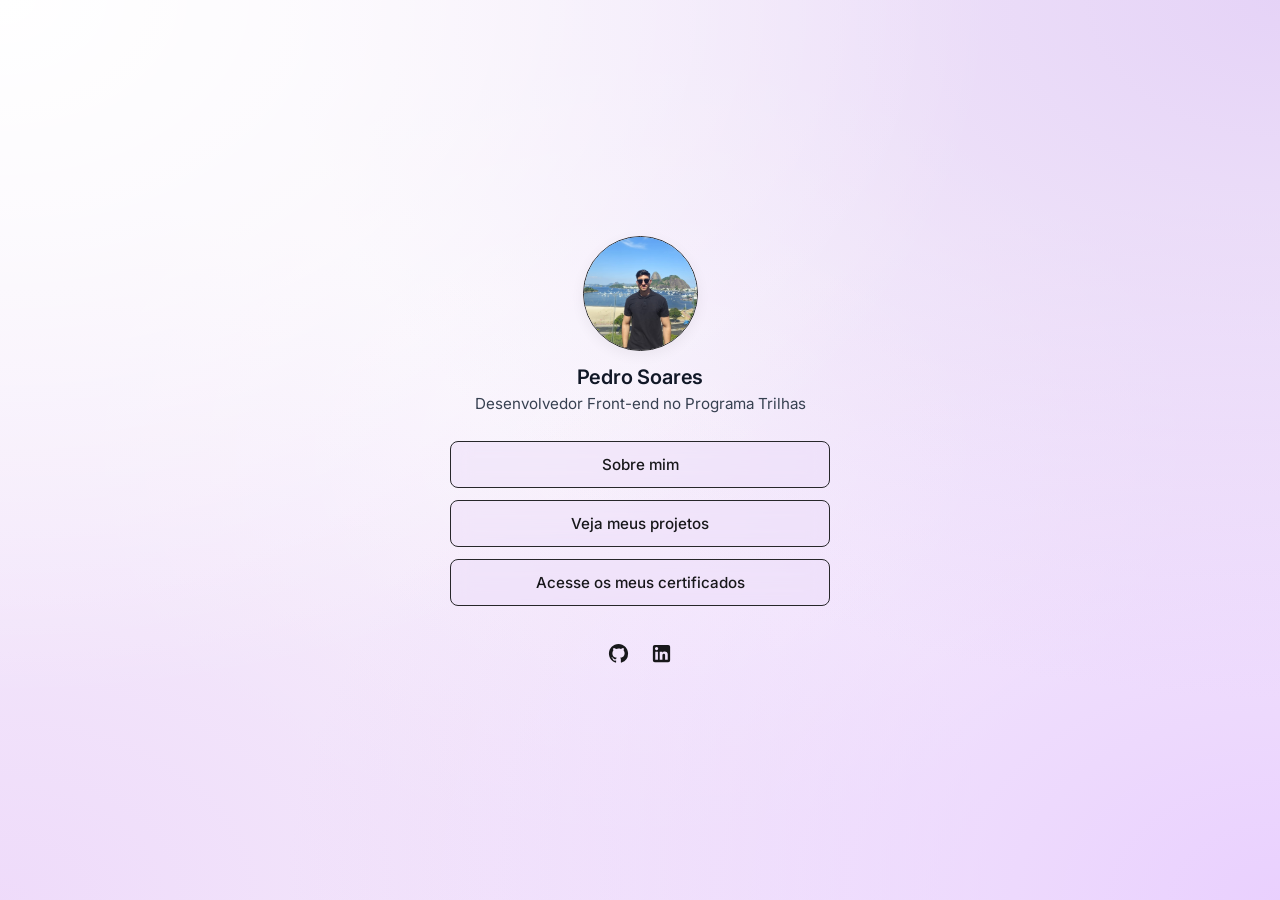
<file: index.html>
<!DOCTYPE html>
<html lang="pt-BR">
<head>
  <meta charset="UTF-8">
  <meta name="viewport" content="width=device-width, initial-scale=1.0">
  <meta name="description" content="Portfólio de Pedro Soares - Desenvolvedor Front-end no Programa Trilhas">
  <title>Pedro Soares | Portfólio Front-end</title>
  <link rel="stylesheet" href="style.css">
</head>
<body>

  <main class="container">
    <!-- Cabeçalho -->
    <header class="profile-header">
      <div class="avatar-wrapper">
        <img src="foto_perfil.jpg" alt="Foto de Pedro Soares" class="avatar-img">
      </div>
      <h1 class="profile-name">Pedro Soares</h1>
      <p class="profile-subtitle">Desenvolvedor Front-end no Programa Trilhas</p>
    </header>

    <!-- Botões -->
    <nav class="nav-buttons" aria-label="Navegação principal">
      <a href="sobre-mim.html" class="btn-action">Sobre mim</a>
      <a href="projetos.html" class="btn-action">Veja meus projetos</a>
      <a href="https://drive.google.com/drive/folders/1BQlb5JMX1I1e79COlRcUY41M1XAVH2t0?usp=sharing" target="_blank" rel="noopener noreferrer" class="btn-action">Acesse os meus certificados</a>
    </nav>

    <!-- Rodapé -->
    <footer class="footer-social">
      <a href="https://github.com/PedroSoaress" target="_blank" rel="noopener noreferrer" class="social-icon-link" aria-label="Acessar perfil no GitHub" title="GitHub">
        <svg viewBox="0 0 24 24" aria-hidden="true">
          <path d="M12 2C6.477 2 2 6.484 2 12.017c0 4.425 2.865 8.18 6.839 9.504.5.092.682-.217.682-.483 0-.237-.008-.868-.013-1.703-2.782.605-3.369-1.343-3.369-1.343-.454-1.158-1.11-1.466-1.11-1.466-.908-.62.069-.608.069-.608 1.003.07 1.53 1.032 1.53 1.032.892 1.53 2.341 1.088 2.91.832.092-.647.35-1.088.636-1.338-2.22-.253-4.555-1.113-4.555-4.951 0-1.093.39-1.988 1.029-2.688-.103-.253-.446-1.272.098-2.65 0 0 .84-.27 2.75 1.026A9.564 9.564 0 0112 6.844c.85.004 1.705.115 2.504.337 1.909-1.296 2.747-1.027 2.747-1.027.546 1.379.202 2.398.1 2.651.64.7 1.028 1.595 1.028 2.688 0 3.848-2.339 4.695-4.566 4.943.359.309.678.92.678 1.855 0 1.338-.012 2.419-.012 2.747 0 .268.18.58.688.482A10.019 10.019 0 0022 12.017C22 6.484 17.522 2 12 2z"/>
        </svg>
      </a>
      <a href="https://www.linkedin.com/in/pedro-soares-1592982bb" target="_blank" rel="noopener noreferrer" class="social-icon-link" aria-label="Acessar perfil no LinkedIn" title="LinkedIn">
        <svg viewBox="0 0 24 24" aria-hidden="true">
          <path d="M19 3a2 2 0 0 1 2 2v14a2 2 0 0 1-2 2H5a2 2 0 0 1-2-2V5a2 2 0 0 1 2-2h14m-.5 15.5v-5.3a3.26 3.26 0 0 0-3.26-3.26c-.85 0-1.84.52-2.28 1.3v-1.11h-2.79v8.37h2.79v-4.93c0-.77.62-1.4 1.39-1.4a1.4 1.4 0 0 1 1.4 1.4v4.93h2.75M6.88 8.56a1.68 1.68 0 0 0 1.68-1.68c0-.93-.75-1.69-1.68-1.69a1.69 1.69 0 0 0-1.69 1.69c0 .93.76 1.68 1.69 1.68m1.39 9.94v-8.37H5.5v8.37h2.77z"/>
        </svg>
      </a>
    </footer>
  </main>

</body>
</html>
</file>
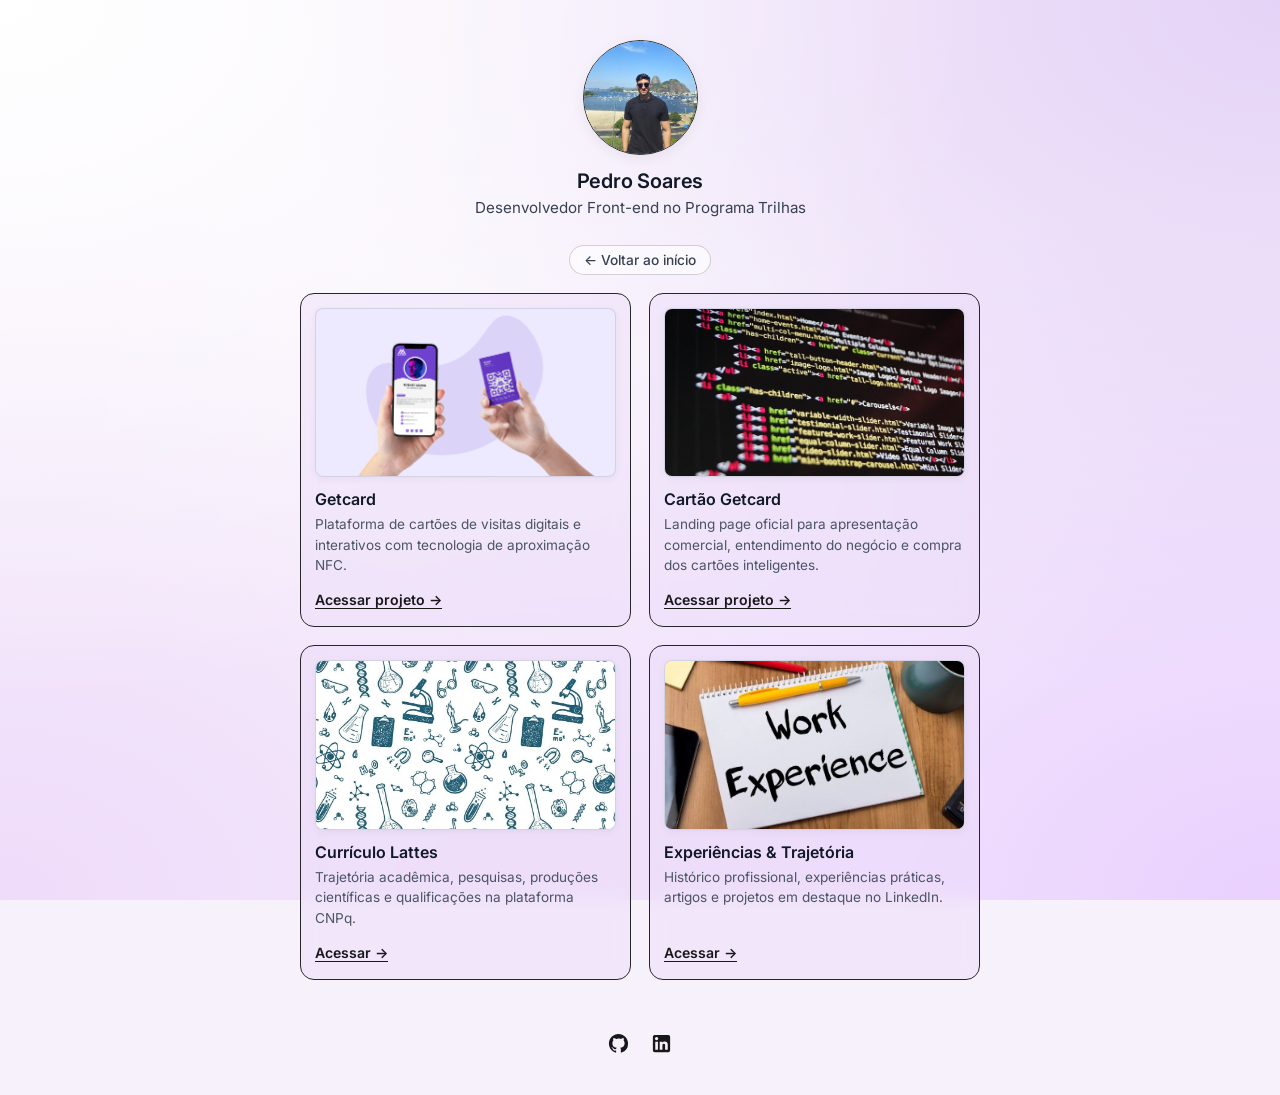
<file: projetos.html>
<!DOCTYPE html>
<html lang="pt-BR">
<head>
  <meta charset="UTF-8">
  <meta name="viewport" content="width=device-width, initial-scale=1.0">
  <meta name="description" content="Projetos desenvolvidos por Pedro Soares - Front-end e Web Development">
  <title>Meus Projetos | Pedro Soares</title>
  <link rel="stylesheet" href="style.css">
</head>
<body>

  <main class="container">
    <!-- Cabeçalho -->
    <header class="profile-header">
      <div class="avatar-wrapper">
        <img src="foto_perfil.jpg" alt="Foto de Pedro Soares" class="avatar-img">
      </div>
      <h1 class="profile-name">Pedro Soares</h1>
      <p class="profile-subtitle">Desenvolvedor Front-end no Programa Trilhas</p>
    </header>

    <!-- Botão de voltar -->
    <nav class="back-nav" aria-label="Navegação secundária">
      <a href="index.html" class="btn-back">← Voltar ao início</a>
    </nav>

    <!-- Grade de projetos -->
    <section class="projects-grid" aria-label="Lista de projetos">
      
      <!-- Projeto 1 -->
      <article class="project-card">
        <div class="project-thumb">
          <img src="assets/getcard.png" alt="Capa do projeto Getcard - Plataforma de Cartões Digitais NFC" loading="lazy">
        </div>
        <h2 class="project-title">Getcard</h2>
        <p class="project-desc">Plataforma de cartões de visitas digitais e interativos com tecnologia de aproximação NFC.</p>
        <a href="https://getcard.digital/" target="_blank" rel="noopener noreferrer" class="project-link">Acessar projeto &rarr;</a>
      </article>

      <!-- Projeto 2 -->
      <article class="project-card">
        <div class="project-thumb">
          <img src="assets/cartaogetcard.jpg" alt="Capa do projeto Cartão Getcard - Landing Page Comercial" loading="lazy">
        </div>
        <h2 class="project-title">Cartão Getcard</h2>
        <p class="project-desc">Landing page oficial para apresentação comercial, entendimento do negócio e compra dos cartões inteligentes.</p>
        <a href="https://cartaogetcard.com/" target="_blank" rel="noopener noreferrer" class="project-link">Acessar projeto &rarr;</a>
      </article>

      <!-- Projeto 3 -->
      <article class="project-card">
        <div class="project-thumb">
          <img src="assets/lattes.jpg" alt="Capa do Currículo Lattes - Trajetória Acadêmica e Produção Científica" loading="lazy">
        </div>
        <h2 class="project-title">Currículo Lattes</h2>
        <p class="project-desc">Trajetória acadêmica, pesquisas, produções científicas e qualificações na plataforma CNPq.</p>
        <a href="http://lattes.cnpq.br/6566179054337172" target="_blank" rel="noopener noreferrer" class="project-link">Acessar &rarr;</a>
      </article>

      <!-- Projeto 4 -->
      <article class="project-card">
        <div class="project-thumb">
          <img src="assets/experiencias.jpg" alt="Capa de Experiências & Trajetória Profissional no LinkedIn" loading="lazy">
        </div>
        <h2 class="project-title">Experiências & Trajetória</h2>
        <p class="project-desc">Histórico profissional, experiências práticas, artigos e projetos em destaque no LinkedIn.</p>
        <a href="https://www.linkedin.com/in/pedro-soares-1592982bb" target="_blank" rel="noopener noreferrer" class="project-link">Acessar &rarr;</a>
      </article>

    </section>

    <!-- Rodapé com os links -->
    <footer class="footer-social">
      <a href="https://github.com/PedroSoaress" target="_blank" rel="noopener noreferrer" class="social-icon-link" aria-label="Acessar perfil no GitHub" title="GitHub">
        <svg viewBox="0 0 24 24" aria-hidden="true">
          <path d="M12 2C6.477 2 2 6.484 2 12.017c0 4.425 2.865 8.18 6.839 9.504.5.092.682-.217.682-.483 0-.237-.008-.868-.013-1.703-2.782.605-3.369-1.343-3.369-1.343-.454-1.158-1.11-1.466-1.11-1.466-.908-.62.069-.608.069-.608 1.003.07 1.53 1.032 1.53 1.032.892 1.53 2.341 1.088 2.91.832.092-.647.35-1.088.636-1.338-2.22-.253-4.555-1.113-4.555-4.951 0-1.093.39-1.988 1.029-2.688-.103-.253-.446-1.272.098-2.65 0 0 .84-.27 2.75 1.026A9.564 9.564 0 0112 6.844c.85.004 1.705.115 2.504.337 1.909-1.296 2.747-1.027 2.747-1.027.546 1.379.202 2.398.1 2.651.64.7 1.028 1.595 1.028 2.688 0 3.848-2.339 4.695-4.566 4.943.359.309.678.92.678 1.855 0 1.338-.012 2.419-.012 2.747 0 .268.18.58.688.482A10.019 10.019 0 0022 12.017C22 6.484 17.522 2 12 2z"/>
        </svg>
      </a>
      <a href="https://www.linkedin.com/in/pedro-soares-1592982bb" target="_blank" rel="noopener noreferrer" class="social-icon-link" aria-label="Acessar perfil no LinkedIn" title="LinkedIn">
        <svg viewBox="0 0 24 24" aria-hidden="true">
          <path d="M19 3a2 2 0 0 1 2 2v14a2 2 0 0 1-2 2H5a2 2 0 0 1-2-2V5a2 2 0 0 1 2-2h14m-.5 15.5v-5.3a3.26 3.26 0 0 0-3.26-3.26c-.85 0-1.84.52-2.28 1.3v-1.11h-2.79v8.37h2.79v-4.93c0-.77.62-1.4 1.39-1.4a1.4 1.4 0 0 1 1.4 1.4v4.93h2.75M6.88 8.56a1.68 1.68 0 0 0 1.68-1.68c0-.93-.75-1.69-1.68-1.69a1.69 1.69 0 0 0-1.69 1.69c0 .93.76 1.68 1.69 1.68m1.39 9.94v-8.37H5.5v8.37h2.77z"/>
        </svg>
      </a>
    </footer>
  </main>

</body>
</html>
</file>
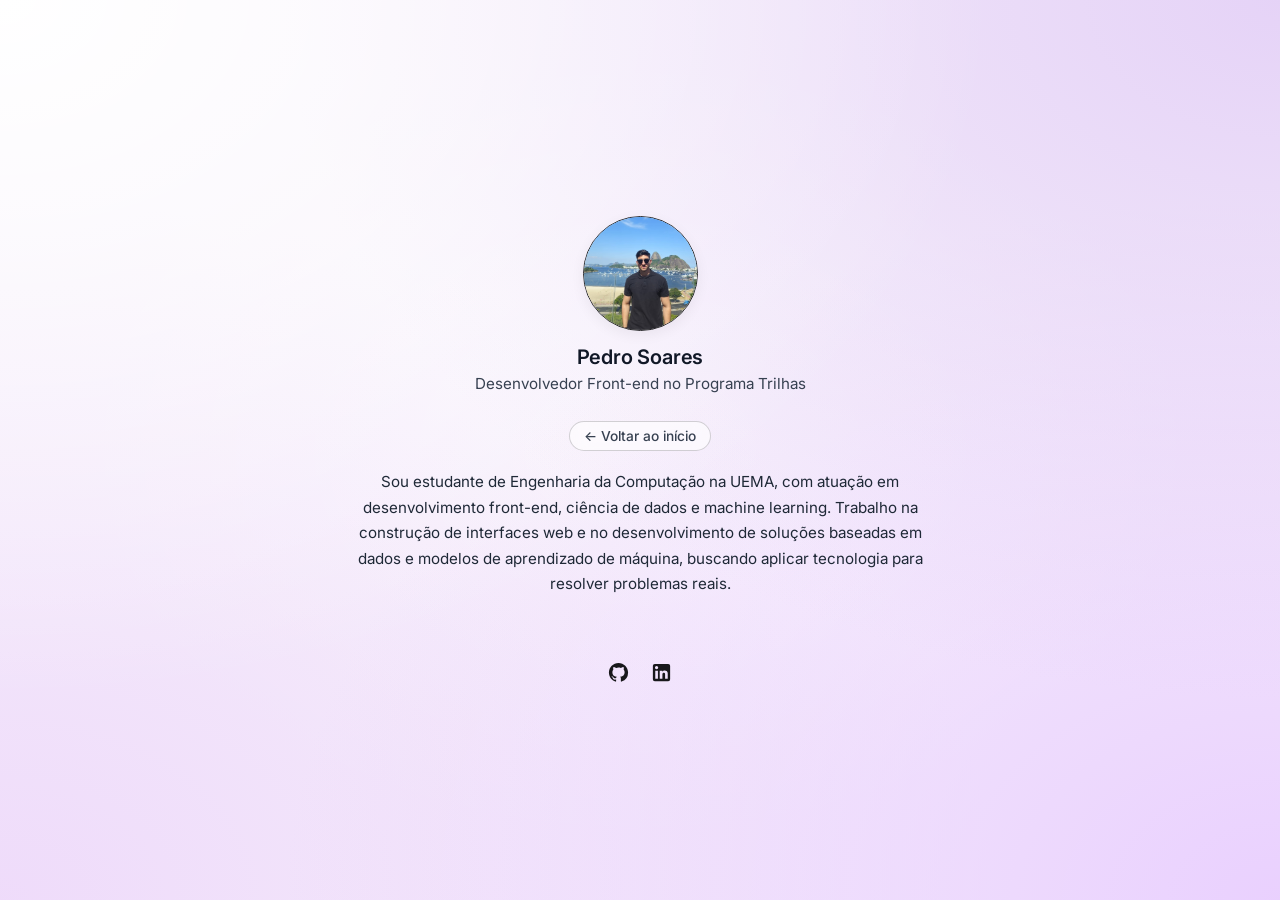
<file: sobre-mim.html>
<!DOCTYPE html>
<html lang="pt-BR">
<head>
  <meta charset="UTF-8">
  <meta name="viewport" content="width=device-width, initial-scale=1.0">
  <meta name="description" content="Sobre Pedro Soares - Desenvolvedor Front-end no Programa Trilhas">
  <title>Sobre Mim | Pedro Soares</title>
  <link rel="stylesheet" href="style.css">
</head>
<body>

  <main class="container">
    <!-- Cabeçalho -->
    <header class="profile-header">
      <div class="avatar-wrapper">
        <img src="foto_perfil.jpg" alt="Foto de Pedro Soares" class="avatar-img">
      </div>
      <h1 class="profile-name">Pedro Soares</h1>
      <p class="profile-subtitle">Desenvolvedor Front-end no Programa Trilhas</p>
    </header>

    <!-- Botão de voltar -->
    <nav class="back-nav" aria-label="Navegação secundária">
      <a href="index.html" class="btn-back">← Voltar ao início</a>
    </nav>

    <!-- "Sobre mim" -->
    <section class="about-box">
      <p class="about-text">
        Sou estudante de Engenharia da Computação na UEMA, com atuação em desenvolvimento front-end, ciência de dados e machine learning. Trabalho na construção de interfaces web e no desenvolvimento de soluções baseadas em dados e modelos de aprendizado de máquina, buscando aplicar tecnologia para resolver problemas reais.
      </p>
    </section>

    <!-- Rodapé com os links -->
    <footer class="footer-social">
      <a href="https://github.com/PedroSoaress" target="_blank" rel="noopener noreferrer" class="social-icon-link" aria-label="Acessar perfil no GitHub" title="GitHub">
        <svg viewBox="0 0 24 24" aria-hidden="true">
          <path d="M12 2C6.477 2 2 6.484 2 12.017c0 4.425 2.865 8.18 6.839 9.504.5.092.682-.217.682-.483 0-.237-.008-.868-.013-1.703-2.782.605-3.369-1.343-3.369-1.343-.454-1.158-1.11-1.466-1.11-1.466-.908-.62.069-.608.069-.608 1.003.07 1.53 1.032 1.53 1.032.892 1.53 2.341 1.088 2.91.832.092-.647.35-1.088.636-1.338-2.22-.253-4.555-1.113-4.555-4.951 0-1.093.39-1.988 1.029-2.688-.103-.253-.446-1.272.098-2.65 0 0 .84-.27 2.75 1.026A9.564 9.564 0 0112 6.844c.85.004 1.705.115 2.504.337 1.909-1.296 2.747-1.027 2.747-1.027.546 1.379.202 2.398.1 2.651.64.7 1.028 1.595 1.028 2.688 0 3.848-2.339 4.695-4.566 4.943.359.309.678.92.678 1.855 0 1.338-.012 2.419-.012 2.747 0 .268.18.58.688.482A10.019 10.019 0 0022 12.017C22 6.484 17.522 2 12 2z"/>
        </svg>
      </a>
      <a href="https://www.linkedin.com/in/pedro-soares-1592982bb" target="_blank" rel="noopener noreferrer" class="social-icon-link" aria-label="Acessar perfil no LinkedIn" title="LinkedIn">
        <svg viewBox="0 0 24 24" aria-hidden="true">
          <path d="M19 3a2 2 0 0 1 2 2v14a2 2 0 0 1-2 2H5a2 2 0 0 1-2-2V5a2 2 0 0 1 2-2h14m-.5 15.5v-5.3a3.26 3.26 0 0 0-3.26-3.26c-.85 0-1.84.52-2.28 1.3v-1.11h-2.79v8.37h2.79v-4.93c0-.77.62-1.4 1.39-1.4a1.4 1.4 0 0 1 1.4 1.4v4.93h2.75M6.88 8.56a1.68 1.68 0 0 0 1.68-1.68c0-.93-.75-1.69-1.68-1.69a1.69 1.69 0 0 0-1.69 1.69c0 .93.76 1.68 1.69 1.68m1.39 9.94v-8.37H5.5v8.37h2.77z"/>
        </svg>
      </a>
    </footer>
  </main>

</body>
</html>
</file>
<file: style.css>
@import url('https://fonts.googleapis.com/css2?family=Inter:wght@400;500;600;700&display=swap');

* {
  margin: 0;
  padding: 0;
  box-sizing: border-box;
}

html, body {
  min-height: 100vh;
  font-family: 'Inter', -apple-system, BlinkMacSystemFont, 'Segoe UI', Roboto, Helvetica, Arial, sans-serif;
  color: #18181b;
  -webkit-font-smoothing: antialiased;
  -moz-osx-font-smoothing: grayscale;
}

body {
  display: flex;
  flex-direction: column;
  align-items: center;
  justify-content: center;
  /* Fundo degradê pastel exatamente fiel ao design do Figma */
  background-color: #f7f1fb;
  background-image: 
    radial-gradient(at 0% 0%, rgba(255, 255, 255, 1) 0px, transparent 55%),
    radial-gradient(at 100% 0%, rgba(220, 195, 245, 0.65) 0px, transparent 55%),
    radial-gradient(at 100% 100%, rgba(230, 200, 255, 0.8) 0px, transparent 55%),
    radial-gradient(at 0% 100%, rgba(235, 210, 250, 0.7) 0px, transparent 55%),
    radial-gradient(at 50% 50%, rgba(255, 255, 255, 0.4) 0px, transparent 65%);
  background-attachment: fixed;
  background-size: cover;
  padding: 40px 20px;
}

.container {
  width: 100%;
  max-width: 680px;
  margin: 0 auto;
  display: flex;
  flex-direction: column;
  align-items: center;
  text-align: center;
  animation: fadeIn 0.4s ease-out;
}

@keyframes fadeIn {
  from {
    opacity: 0;
    transform: translateY(8px);
  }
  to {
    opacity: 1;
    transform: translateY(0);
  }
}

.profile-header {
  display: flex;
  flex-direction: column;
  align-items: center;
  margin-bottom: 28px;
}

.avatar-wrapper {
  width: 115px;
  height: 115px;
  border-radius: 50%;
  border: 1.5px solid #27272a;
  overflow: hidden;
  background-color: #ffffff;
  box-shadow: 0 4px 14px rgba(0, 0, 0, 0.06);
  margin-bottom: 14px;
  transition: transform 0.3s ease;
}

.avatar-wrapper:hover {
  transform: scale(1.03);
}

.avatar-img {
  width: 100%;
  height: 100%;
  object-fit: cover;
  object-position: center 25%;
  display: block;
}

.profile-name {
  font-size: 1.25rem;
  font-weight: 600;
  color: #111827;
  letter-spacing: -0.01em;
  margin-bottom: 5px;
}

.profile-subtitle {
  font-size: 0.95rem;
  font-weight: 400;
  color: #374151;
}

.nav-buttons {
  width: 100%;
  max-width: 380px;
  display: flex;
  flex-direction: column;
  gap: 12px;
  margin-bottom: 8px;
}

.btn-action {
  display: flex;
  align-items: center;
  justify-content: center;
  width: 100%;
  padding: 13px 20px;
  background: rgba(235, 220, 248, 0.45);
  backdrop-filter: blur(10px);
  -webkit-backdrop-filter: blur(10px);
  border: 1.2px solid #27272a;
  border-radius: 8px;
  color: #18181b;
  font-size: 0.95rem;
  font-weight: 500;
  text-decoration: none;
  cursor: pointer;
  transition: all 0.22s cubic-bezier(0.4, 0, 0.2, 1);
}

.btn-action:hover {
  background: rgba(220, 200, 245, 0.78);
  transform: translateY(-2px);
  box-shadow: 0 4px 12px rgba(124, 58, 237, 0.14);
}

.btn-action:active {
  transform: translateY(0);
}

.about-box {
  max-width: 580px;
  margin: 0 auto 24px;
}

.about-text {
  font-size: 0.95rem;
  line-height: 1.68;
  color: #1f2937;
  text-align: center;
  margin-bottom: 12px;
}

.projects-grid {
  display: grid;
  grid-template-columns: repeat(2, 1fr);
  gap: 18px;
  width: 100%;
  max-width: 680px;
  margin-bottom: 24px;
}

.project-card {
  background: rgba(235, 220, 248, 0.45);
  backdrop-filter: blur(10px);
  -webkit-backdrop-filter: blur(10px);
  border: 1.2px solid #27272a;
  border-radius: 14px;
  padding: 14px 14px 18px;
  display: flex;
  flex-direction: column;
  text-align: left;
  transition: all 0.25s cubic-bezier(0.4, 0, 0.2, 1);
}

.project-card:hover {
  transform: translateY(-3px);
  box-shadow: 0 8px 24px rgba(124, 58, 237, 0.18);
  border-color: #18181b;
}

.project-thumb {
  width: 100%;
  aspect-ratio: 16 / 9;
  border-radius: 8px;
  overflow: hidden;
  margin-bottom: 12px;
  background-color: #ede9fe;
  border: 1px solid rgba(0, 0, 0, 0.1);
  box-shadow: 0 2px 8px rgba(0, 0, 0, 0.05);
}

.project-thumb img {
  width: 100%;
  height: 100%;
  object-fit: cover;
  display: block;
  transition: transform 0.35s ease;
}

.project-card:hover .project-thumb img {
  transform: scale(1.04);
}

.project-title {
  font-size: 1rem;
  font-weight: 600;
  color: #111827;
  margin-bottom: 5px;
}

.project-desc {
  font-size: 0.85rem;
  color: #4b5563;
  line-height: 1.5;
  margin-bottom: 16px;
  flex-grow: 1;
}

.project-link {
  display: inline-flex;
  align-items: center;
  gap: 6px;
  font-size: 0.88rem;
  font-weight: 600;
  color: #18181b;
  text-decoration: underline;
  text-underline-offset: 3px;
  margin-top: auto;
  transition: all 0.2s ease;
}

.project-link:hover {
  gap: 10px;
  color: #6d28d9;
}

.back-nav {
  margin-bottom: 18px;
}

.btn-back {
  display: inline-flex;
  align-items: center;
  gap: 6px;
  font-size: 0.86rem;
  font-weight: 500;
  color: #374151;
  text-decoration: none;
  padding: 6px 14px;
  border-radius: 20px;
  background: rgba(255, 255, 255, 0.6);
  border: 1px solid rgba(39, 39, 42, 0.2);
  backdrop-filter: blur(8px);
  transition: all 0.2s ease;
}

.btn-back:hover {
  color: #111827;
  border-color: #27272a;
  background: rgba(255, 255, 255, 0.95);
  transform: translateX(-2px);
}

.footer-social {
  margin-top: 28px;
  display: flex;
  justify-content: center;
  align-items: center;
  gap: 20px;
}

.social-icon-link {
  display: inline-flex;
  align-items: center;
  justify-content: center;
  color: #18181b;
  text-decoration: none;
  transition: transform 0.2s ease, opacity 0.2s ease, color 0.2s ease;
}

.social-icon-link svg {
  width: 23px;
  height: 23px;
  fill: currentColor;
}

.social-icon-link:hover {
  transform: scale(1.18);
  color: #6d28d9;
}

@media (max-width: 600px) {
  body {
    padding: 30px 16px;
    justify-content: flex-start;
  }

  .projects-grid {
    grid-template-columns: 1fr;
    max-width: 380px;
  }

  .avatar-wrapper {
    width: 100px;
    height: 100px;
  }

  .profile-name {
    font-size: 1.15rem;
  }

  .profile-subtitle {
    font-size: 0.88rem;
  }

  .nav-buttons {
    max-width: 100%;
  }

  .about-text {
    font-size: 0.9rem;
    padding: 0 4px;
  }
}
</file>
